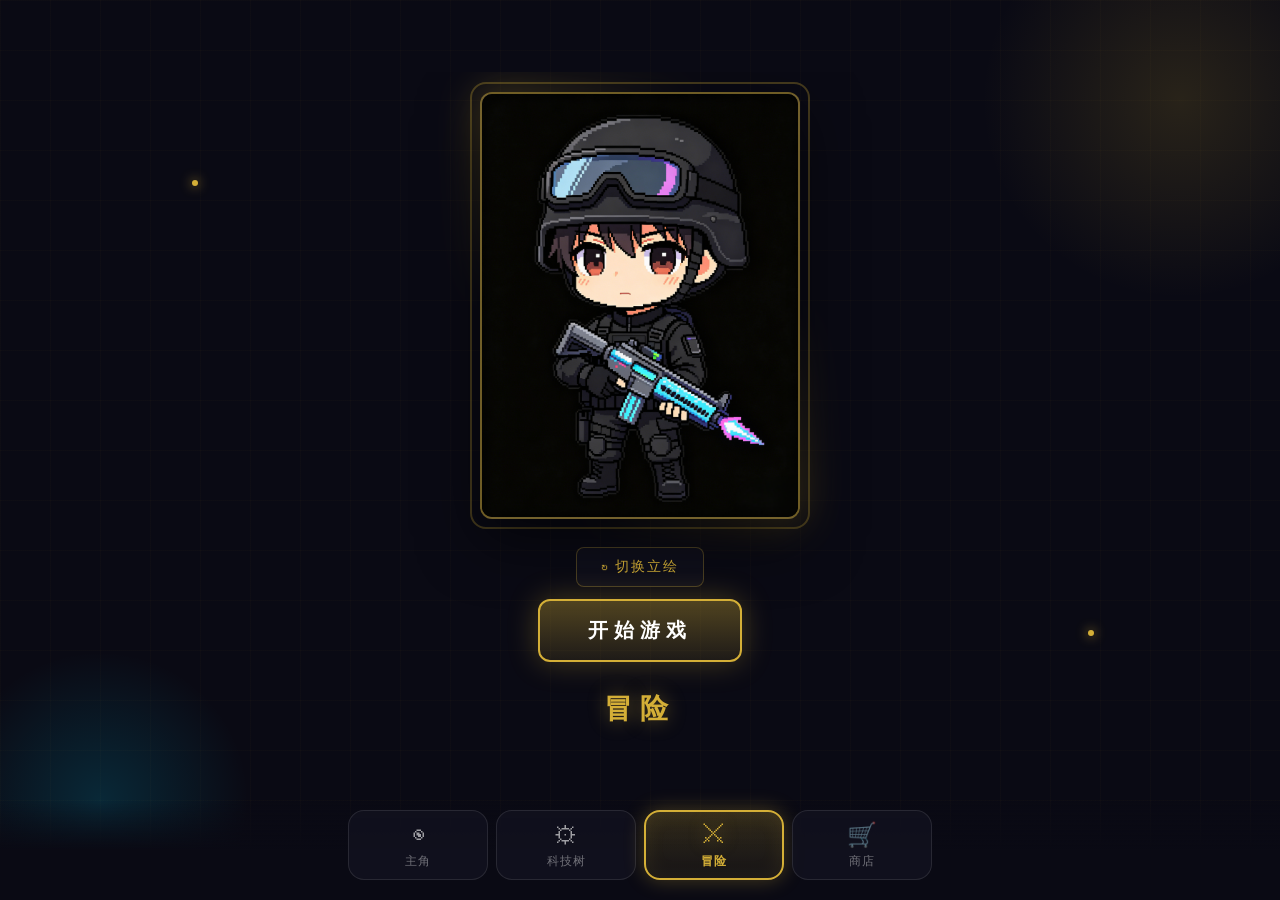
<file: index.html>
<!DOCTYPE html>
<html lang="zh-CN">
<head>
<meta charset="UTF-8">
<meta name="viewport" content="width=device-width, initial-scale=1.0, user-scalable=no">
<title>冒险射击</title>
<link rel="stylesheet" href="css/style.css">
<link rel="stylesheet" href="css/homepage.css">
</head>
<body>

<!-- ============ 主页容器（默认显示） ============ -->
<div id="homepage-root">
  <!-- 背景层 -->
  <div class="hp-bg-layer">
    <div class="hp-bg-grid"></div>
    <div class="hp-bg-glow" style="width:400px;height:400px;background:radial-gradient(circle,#d4af37 0%,transparent 70%);top:-100px;right:-100px;"></div>
    <div class="hp-bg-glow" style="width:300px;height:300px;background:radial-gradient(circle,#00d4ff 0%,transparent 70%);bottom:-50px;left:-50px;animation-delay:-4s;"></div>
    <div class="hp-particles"></div>
  </div>

  <!-- ============ 页面：冒险（默认显示） ============ -->
  <div class="hp-pages">
    <div class="hp-page active" data-page="adventure">
      <div class="hp-portrait-frame">
        <div class="hp-portrait-inner">
          <img class="hp-portrait-img" src="pic/初始角色.png" alt="立绘">
          <div class="hp-portrait-placeholder" style="display:none;position:absolute;inset:0;flex-direction:column;align-items:center;justify-content:center;color:rgba(255,255,255,0.3);gap:12px;">
            <div style="font-size:48px;letter-spacing:4px;">?</div>
            <div style="font-size:12px;letter-spacing:2px;">暂无立绘</div>
          </div>
        </div>
      </div>
      <div style="display:flex;flex-direction:column;gap:12px;align-items:center;margin-top:8px;">
        <button class="hp-portrait-switch" onclick="Homepage._switchPortrait && Homepage._switchPortrait()">↻ 切换立绘</button>
        <button class="hp-start-btn" onclick="Homepage._startGame && Homepage._startGame()">开始游戏</button>
      </div>
      <div class="hp-page-title">冒险</div>
    </div>

    <!-- ============ 页面：主角（角色选择） ============ -->
    <div class="hp-page" data-page="hero">
      <div class="hp-hero-title">选择你的干员</div>
      <div class="hp-hero-subtitle">每位干员拥有独特属性与专属主动技能</div>

      <div id="hpHeroCards" class="hp-hero-cards"></div>

      <div id="hpHeroDetail" class="hp-hero-detail">
        <!-- 由 homepage.js 动态渲染 -->
      </div>

      <button id="hpHeroConfirmBtn" class="hp-hero-confirm">确认选择 / 返回冒险</button>
      <div class="hp-page-title">主角</div>
    </div>

    <!-- ============ 页面：科技树（占位） ============ -->
    <div class="hp-page" data-page="tech">
      <div style="display:flex;flex-direction:column;align-items:center;gap:16px;animation:hpDevFloat 3s ease-in-out infinite;">
        <div style="font-size:36px;color:rgba(255,255,255,0.6);letter-spacing:8px;">开发中</div>
        <div style="font-size:14px;color:rgba(255,255,255,0.35);letter-spacing:4px;">敬请期待</div>
      </div>
      <div class="hp-page-title">科技树</div>
    </div>

    <!-- ============ 页面：商店（占位） ============ -->
    <div class="hp-page" data-page="shop">
      <div style="display:flex;flex-direction:column;align-items:center;gap:16px;animation:hpDevFloat 3s ease-in-out infinite;">
        <div style="font-size:36px;color:rgba(255,255,255,0.6);letter-spacing:8px;">开发中</div>
        <div style="font-size:14px;color:rgba(255,255,255,0.35);letter-spacing:4px;">敬请期待</div>
      </div>
      <div class="hp-page-title">商店</div>
    </div>
  </div>

  <!-- ============ 底部导航 ============ -->
  <nav class="hp-bottom-nav" style="display:flex;position:fixed;bottom:0;left:0;right:0;height:100px;background:linear-gradient(180deg,transparent 0%,#0a0a14 50%);padding:15px 16px 20px;align-items:flex-end;justify-content:center;gap:8px;z-index:100;">
    <button class="hp-nav-btn" data-page="hero" style="flex:1;max-width:140px;height:70px;background:rgba(18,18,31,0.85);border:1px solid rgba(255,255,255,0.1);border-radius:16px;display:flex;flex-direction:column;align-items:center;justify-content:center;gap:4px;cursor:pointer;transition:all 0.3s;color:inherit;font-family:inherit;">
      <span style="font-size:24px;color:rgba(255,255,255,0.6);">◉</span>
      <span style="font-size:12px;color:rgba(255,255,255,0.4);letter-spacing:1px;">主角</span>
    </button>
    <button class="hp-nav-btn" data-page="tech" style="flex:1;max-width:140px;height:70px;background:rgba(18,18,31,0.85);border:1px solid rgba(255,255,255,0.1);border-radius:16px;display:flex;flex-direction:column;align-items:center;justify-content:center;gap:4px;cursor:pointer;transition:all 0.3s;color:inherit;font-family:inherit;">
      <span style="font-size:24px;color:rgba(255,255,255,0.6);">⚙</span>
      <span style="font-size:12px;color:rgba(255,255,255,0.4);letter-spacing:1px;">科技树</span>
    </button>
    <button class="hp-nav-btn active" data-page="adventure" style="flex:1;max-width:140px;height:70px;background:linear-gradient(180deg,rgba(212,175,55,0.2) 0%,rgba(212,175,55,0.05) 100%);border:2px solid #d4af37;border-radius:16px;display:flex;flex-direction:column;align-items:center;justify-content:center;gap:4px;cursor:pointer;transition:all 0.3s;color:inherit;font-family:inherit;box-shadow:0 0 20px rgba(212,175,55,0.3),inset 0 0 20px rgba(212,175,55,0.1);">
      <span style="font-size:24px;color:#d4af37;filter:drop-shadow(0 0 8px rgba(212,175,55,0.5));">⚔</span>
      <span style="font-size:12px;color:#d4af37;font-weight:700;letter-spacing:1px;">冒险</span>
    </button>
    <button class="hp-nav-btn" data-page="shop" style="flex:1;max-width:140px;height:70px;background:rgba(18,18,31,0.85);border:1px solid rgba(255,255,255,0.1);border-radius:16px;display:flex;flex-direction:column;align-items:center;justify-content:center;gap:4px;cursor:pointer;transition:all 0.3s;color:inherit;font-family:inherit;">
      <span style="font-size:24px;color:rgba(255,255,255,0.6);">🛒</span>
      <span style="font-size:12px;color:rgba(255,255,255,0.4);letter-spacing:1px;">商店</span>
    </button>
  </nav>
</div>

<!-- ============ 游戏容器（默认隐藏，点击开始游戏后显示） ============ -->
<div id="game-root" style="display:none;position:fixed;inset:0;">
  <canvas id="gameCanvas"></canvas>
  <canvas id="minimap"></canvas>
  <div id="wheel" class="hidden">
    <div id="wheelKnob"></div>
  </div>
</div>

<!-- ============ 游戏 JS ============ -->
<!-- logger.js 必须最先加载 —— 其他模块通过 window.LOG() 记录日志 -->
<script src="js/logger.js"></script>
<script src="js/constants.js"></script>
<script src="js/walls.js"></script>
<script src="js/player.js"></script>
<script src="js/enemy.js"></script>
<script src="js/bullet.js"></script>
<script src="js/xp_orb.js"></script>
<script src="js/input.js"></script>
<script src="js/minimap.js"></script>
<script src="js/renderer.js"></script>
<script src="js/effects.js"></script>
<script src="js/combat.js"></script>
<script src="js/active_skill.js"></script>
<script src="js/map_data.js"></script>
<script src="js/ui.js"></script>
<script src="js/dev_panel.js"></script>
<script src="js/game_core.js"></script>

<!-- ============ 主页 JS（最后加载，注册导航事件） ============ -->
<script src="js/homepage.js"></script>

<script>
  // 主页初始化：底部导航点击切换页面
  (function () {
    const btns = document.querySelectorAll('#homepage-root .hp-nav-btn');
    btns.forEach((btn) => {
      btn.addEventListener('click', () => {
        btns.forEach((b) => {
          b.classList.remove('active');
          // 重置为非激活样式
          b.style.background = 'rgba(18,18,31,0.85)';
          b.style.border = '1px solid rgba(255,255,255,0.1)';
          b.style.boxShadow = 'none';
          const icon = b.querySelector('span:first-child');
          if (icon) { icon.style.color = 'rgba(255,255,255,0.6)'; icon.style.filter = 'none'; }
          const label = b.querySelector('span:nth-child(2)');
          if (label) { label.style.color = 'rgba(255,255,255,0.4)'; label.style.fontWeight = 'normal'; }
        });
        // 激活当前按钮
        btn.classList.add('active');
        btn.style.background = 'linear-gradient(180deg,rgba(212,175,55,0.2) 0%,rgba(212,175,55,0.05) 100%)';
        btn.style.border = '2px solid #d4af37';
        btn.style.boxShadow = '0 0 20px rgba(212,175,55,0.3),inset 0 0 20px rgba(212,175,55,0.1)';
        const icon = btn.querySelector('span:first-child');
        if (icon) { icon.style.color = '#d4af37'; icon.style.filter = 'drop-shadow(0 0 8px rgba(212,175,55,0.5))'; }
        const label = btn.querySelector('span:nth-child(2)');
        if (label) { label.style.color = '#d4af37'; label.style.fontWeight = '700'; }

        // 切换页面内容
        const pages = document.querySelectorAll('#homepage-root .hp-page');
        pages.forEach((p) => {
          p.classList.remove('active');
        });
        const target = document.querySelector('#homepage-root .hp-page[data-page="' + btn.dataset.page + '"]');
        if (target) target.classList.add('active');
      });
    });

    // 立绘：基于当前选中角色动态切换
    let portraitIdx = 0;

    window.Homepage = window.Homepage || {};

    window.Homepage._switchPortrait = function () {
      if (window.LOG) window.LOG('homepage: 切换立绘');
      try {
        // 读当前角色 id
        let heroId = localStorage.getItem('hero_selected_id') || 'echo01';
        if (typeof HERO_POOL !== 'undefined' && HERO_POOL[heroId]) {
          const hero = HERO_POOL[heroId];
          // portrait 可以是字符串 或 字符串数组
          let portraits = hero.portrait;
          if (Array.isArray(portraits) && portraits.length > 1) {
            portraitIdx = (portraitIdx + 1) % portraits.length;
            const img = document.querySelector('#homepage-root .hp-portrait-img');
            const placeholder = document.querySelector('#homepage-root .hp-portrait-placeholder');
            if (img) {
              if (placeholder) placeholder.style.display = 'none';
              img.style.display = 'block';
              img.style.opacity = '0';
              setTimeout(function () {
                img.src = portraits[portraitIdx];
                img.style.opacity = '1';
              }, 150);
            }
          } else if (typeof portraits === 'string' && portraits) {
            // 单图 → 不切换（只有一张立绘）
            if (window.LOG) window.LOG('homepage: 角色 [' + heroId + '] 只有一张立绘，不切换');
          } else {
            // 无立绘
            const img = document.querySelector('#homepage-root .hp-portrait-img');
            const placeholder = document.querySelector('#homepage-root .hp-portrait-placeholder');
            if (img) img.style.display = 'none';
            if (placeholder) placeholder.style.display = 'flex';
            if (window.LOG) window.LOG('homepage: 角色 [' + heroId + '] 无立绘');
          }
        }
      } catch (e) {
        if (window.LOG_ERROR) window.LOG_ERROR('homepage: 切换立绘失败: ' + e);
      }
    };

    window.Homepage._startGame = function () {
      if (window.LOG) window.LOG('主页: [_startGame] 用户点击开始游戏，打开地图选择');
      if (window.GameUI && typeof window.GameUI.openMapSelection === 'function') {
        window.GameUI.openMapSelection(function (mapData) {
          if (window.LOG) window.LOG('主页: [callback] 收到地图选择回调，mapData=' + (mapData ? 'OK' : 'null'));
          if (mapData) {
            // 存储地图数据 → game_core init 会读取
            window._pendingMapData = mapData;
            if (window.LOG) window.LOG('主页: 收到选中地图 "' + (mapData.name || '未命名') + '" walls=' + ((mapData.walls && mapData.walls.length) || 0));
            if (mapData.world && typeof window.setWorldSize === 'function') {
              window.setWorldSize(mapData.world.width, mapData.world.height, '主页: 用户选中地图 "' + (mapData.name || '未命名') + '"');
            } else if (mapData.world) {
              if (window.LOG_ERROR) window.LOG_ERROR('主页: window.setWorldSize 不可用！');
              // 降级：直接赋值
              WORLD_W = mapData.world.width;
              WORLD_H = mapData.world.height;
              window.WORLD_W = WORLD_W;
              window.WORLD_H = WORLD_H;
            }
            if (mapData.playerSpawn) {
              window._pendingPlayerSpawn = { x: mapData.playerSpawn.x, y: mapData.playerSpawn.y };
              if (window.LOG) window.LOG('主页: 设置玩家出生点 (' + mapData.playerSpawn.x + ', ' + mapData.playerSpawn.y + ')');
            }
          } else {
            if (window.LOG) window.LOG('主页: 用户取消地图选择（点击了返回按钮）');
          }
          // 隐藏主页，显示游戏
          const hp = document.getElementById('homepage-root');
          const gr = document.getElementById('game-root');
          if (hp) hp.style.display = 'none';
          if (gr) gr.style.display = 'block';
          if (window.LOG) window.LOG('主页: DOM 切换完成，homepage-root=none, game-root=block');
          // 启动游戏
          if (window.GameCore && typeof window.GameCore.init === 'function') {
            try {
              if (window.LOG) window.LOG('主页: 调用 GameCore.init()...');
              window.GameCore.init();
              if (window.LOG) window.LOG('主页: GameCore.init() 完成，启动游戏循环');
              window.GameCore.startLoop();
            } catch (err) {
              if (window.LOG_ERROR) window.LOG_ERROR('主页: GameCore.init/startLoop 异常: ' + (err && err.message ? err.message : err));
              console.error('[GameCore] 启动异常:', err);
            }
          } else {
            if (window.LOG_ERROR) window.LOG_ERROR('主页: GameCore.init 不可用！window.GameCore=' + (window.GameCore ? '存在' : 'undefined'));
          }
        });
      } else {
        // 降级：没有地图选择，直接启动默认地图
        if (window.LOG_WARN) window.LOG_WARN('主页: GameUI.openMapSelection 不可用，降级启动默认地图');
        const hp = document.getElementById('homepage-root');
        const gr = document.getElementById('game-root');
        if (hp) hp.style.display = 'none';
        if (gr) gr.style.display = 'block';
        if (window.GameCore && typeof window.GameCore.init === 'function') {
          window.GameCore.init();
          window.GameCore.startLoop();
        }
      }
    };

    // 让 Homepage.show/hide 也能切换 DOM 可见性
    window.Homepage.show = function () {
      // 先停止游戏循环
      if (window.GameCore && typeof window.GameCore.stopLoop === 'function') {
        window.GameCore.stopLoop();
      }
      const hp = document.getElementById('homepage-root');
      const gr = document.getElementById('game-root');
      if (hp) hp.style.display = 'block';
      if (gr) gr.style.display = 'none';
    };

    window.Homepage.hide = function () {
      const hp = document.getElementById('homepage-root');
      const gr = document.getElementById('game-root');
      if (hp) hp.style.display = 'none';
      if (gr) gr.style.display = 'block';
    };
  })();
</script>

</body>
</html>
</file>
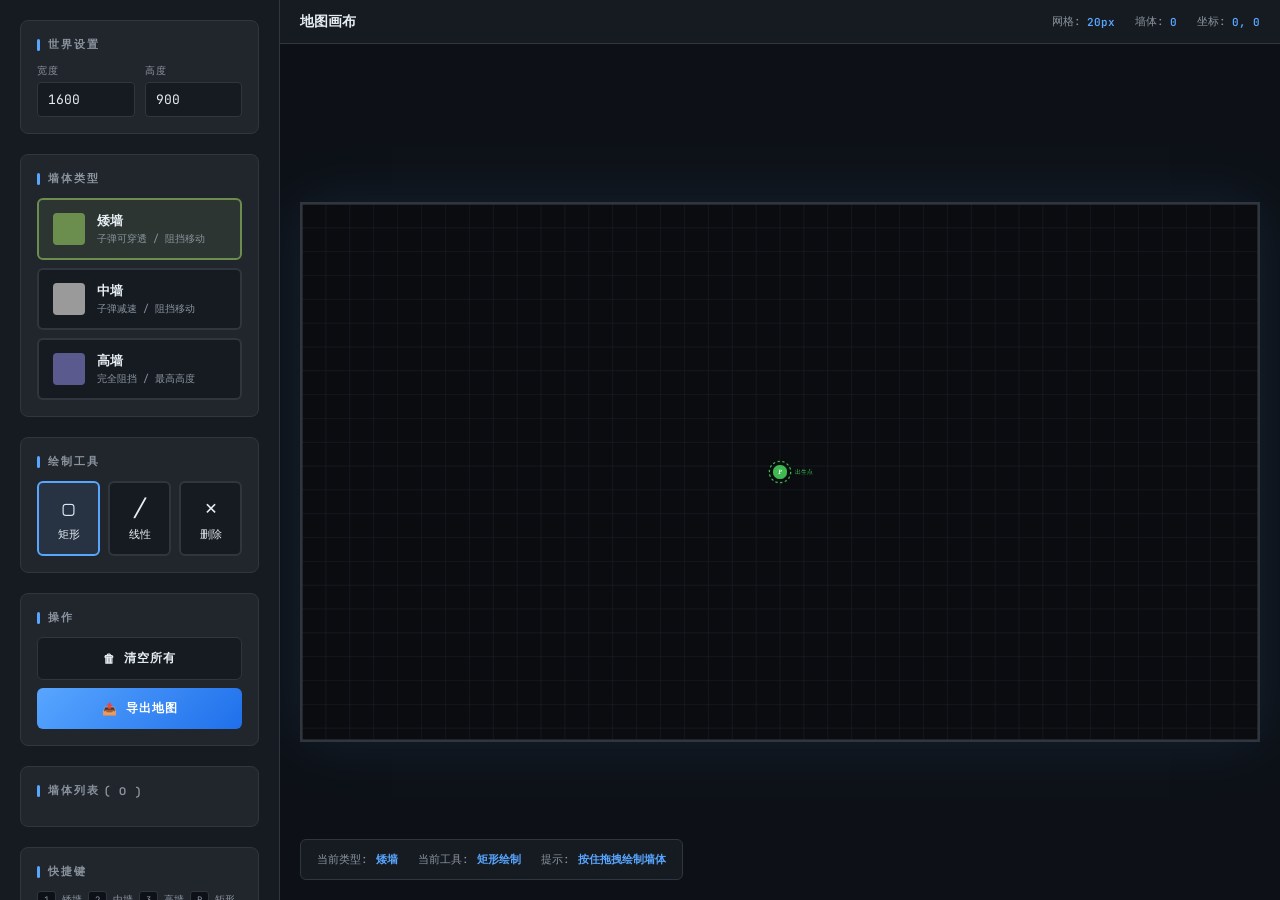
<file: 地图编辑器.html>
<!DOCTYPE html>
<html lang="zh-CN">
<head>
  <meta charset="UTF-8">
  <meta name="viewport" content="width=device-width, initial-scale=1.0">
  <title>地图编辑器 - 墙体设计工具</title>
  <link href="https://fonts.googleapis.com/css2?family=JetBrains+Mono:wght@400;600;700&family=Space+Grotesk:wght@400;600;700&display=swap" rel="stylesheet">
  <style>
    :root {
      --bg-primary: #0d1117;
      --bg-secondary: #161b22;
      --bg-tertiary: #21262d;
      --border: #30363d;
      --text-primary: #e6edf3;
      --text-secondary: #8b949e;
      --accent-cyan: #58a6ff;
      --accent-green: #3fb950;
      --accent-orange: #d29922;
      --accent-red: #f85149;
      --accent-purple: #a371f7;
      --wall-low: #6b8e4e;
      --wall-mid: #9a9a9a;
      --wall-high: #5a5a8e;
    }

    * {
      margin: 0;
      padding: 0;
      box-sizing: border-box;
    }

    body {
      font-family: 'JetBrains Mono', monospace;
      background: var(--bg-primary);
      color: var(--text-primary);
      height: 100vh;
      overflow: hidden;
      background-image: 
        radial-gradient(circle at 20% 50%, rgba(88, 166, 255, 0.03) 0%, transparent 50%),
        radial-gradient(circle at 80% 50%, rgba(163, 113, 247, 0.03) 0%, transparent 50%);
    }

    .app-container {
      display: flex;
      height: 100vh;
    }

    /* 左侧工具栏 */
    .toolbar {
      width: 280px;
      background: var(--bg-secondary);
      border-right: 1px solid var(--border);
      display: flex;
      flex-direction: column;
      padding: 20px;
      gap: 20px;
      overflow-y: auto;
    }

    .toolbar-section {
      background: var(--bg-tertiary);
      border: 1px solid var(--border);
      border-radius: 8px;
      padding: 16px;
    }

    .toolbar-title {
      font-family: 'Space Grotesk', sans-serif;
      font-size: 11px;
      font-weight: 700;
      text-transform: uppercase;
      letter-spacing: 2px;
      color: var(--text-secondary);
      margin-bottom: 12px;
      display: flex;
      align-items: center;
      gap: 8px;
    }

    .toolbar-title::before {
      content: '';
      width: 3px;
      height: 12px;
      background: var(--accent-cyan);
      border-radius: 2px;
    }

    /* 墙体类型选择 */
    .wall-types {
      display: flex;
      flex-direction: column;
      gap: 8px;
    }

    .wall-type-btn {
      display: flex;
      align-items: center;
      gap: 12px;
      padding: 12px 14px;
      background: var(--bg-secondary);
      border: 2px solid var(--border);
      border-radius: 6px;
      cursor: pointer;
      transition: all 0.2s ease;
      color: var(--text-primary);
      font-family: inherit;
      font-size: 13px;
    }

    .wall-type-btn:hover {
      border-color: var(--text-secondary);
      transform: translateX(4px);
    }

    .wall-type-btn.active {
      border-color: var(--accent-cyan);
      background: rgba(88, 166, 255, 0.1);
    }

    .wall-type-btn[data-type="low"].active {
      border-color: var(--wall-low);
      background: rgba(107, 142, 78, 0.15);
    }

    .wall-type-btn[data-type="mid"].active {
      border-color: var(--wall-mid);
      background: rgba(154, 154, 154, 0.15);
    }

    .wall-type-btn[data-type="high"].active {
      border-color: var(--wall-high);
      background: rgba(90, 90, 142, 0.15);
    }

    .wall-preview {
      width: 32px;
      height: 32px;
      border-radius: 4px;
      display: flex;
      align-items: center;
      justify-content: center;
    }

    .wall-preview.low { background: var(--wall-low); }
    .wall-preview.mid { background: var(--wall-mid); }
    .wall-preview.high { background: var(--wall-high); }

    .wall-info {
      flex: 1;
      text-align: left;
    }

    .wall-name {
      font-weight: 600;
      margin-bottom: 2px;
    }

    .wall-desc {
      font-size: 10px;
      color: var(--text-secondary);
    }

    /* 工具选择 */
    .tools {
      display: flex;
      gap: 8px;
    }

    .tool-btn {
      flex: 1;
      padding: 12px 8px;
      background: var(--bg-secondary);
      border: 2px solid var(--border);
      border-radius: 6px;
      cursor: pointer;
      transition: all 0.2s ease;
      color: var(--text-primary);
      font-family: inherit;
      font-size: 11px;
      display: flex;
      flex-direction: column;
      align-items: center;
      gap: 6px;
    }

    .tool-btn:hover {
      border-color: var(--text-secondary);
    }

    .tool-btn.active {
      border-color: var(--accent-cyan);
      background: rgba(88, 166, 255, 0.1);
    }

    .tool-icon {
      font-size: 20px;
    }

    /* 世界设置 */
    .settings-grid {
      display: grid;
      grid-template-columns: 1fr 1fr;
      gap: 10px;
    }

    .setting-item {
      display: flex;
      flex-direction: column;
      gap: 4px;
    }

    .setting-label {
      font-size: 10px;
      color: var(--text-secondary);
      text-transform: uppercase;
      letter-spacing: 1px;
    }

    .setting-input {
      background: var(--bg-secondary);
      border: 1px solid var(--border);
      border-radius: 4px;
      padding: 8px 10px;
      color: var(--text-primary);
      font-family: inherit;
      font-size: 13px;
      width: 100%;
    }

    .setting-input:focus {
      outline: none;
      border-color: var(--accent-cyan);
    }

    /* 操作按钮 */
    .actions {
      display: flex;
      flex-direction: column;
      gap: 8px;
    }

    .action-btn {
      padding: 12px 16px;
      border: none;
      border-radius: 6px;
      cursor: pointer;
      font-family: inherit;
      font-size: 12px;
      font-weight: 600;
      text-transform: uppercase;
      letter-spacing: 1px;
      transition: all 0.2s ease;
      display: flex;
      align-items: center;
      justify-content: center;
      gap: 8px;
    }

    .action-btn.primary {
      background: linear-gradient(135deg, var(--accent-cyan), #1f6feb);
      color: white;
    }

    .action-btn.primary:hover {
      transform: translateY(-2px);
      box-shadow: 0 4px 12px rgba(88, 166, 255, 0.3);
    }

    .action-btn.secondary {
      background: var(--bg-secondary);
      color: var(--text-primary);
      border: 1px solid var(--border);
    }

    .action-btn.secondary:hover {
      border-color: var(--text-secondary);
    }

    .action-btn.danger {
      background: rgba(248, 81, 73, 0.15);
      color: var(--accent-red);
      border: 1px solid var(--accent-red);
    }

    .action-btn.danger:hover {
      background: rgba(248, 81, 73, 0.25);
    }

    /* 墙体列表 */
    .walls-list {
      flex: 1;
      overflow-y: auto;
      max-height: 200px;
    }

    .wall-item {
      display: flex;
      align-items: center;
      gap: 10px;
      padding: 10px 12px;
      background: var(--bg-secondary);
      border: 1px solid var(--border);
      border-radius: 4px;
      margin-bottom: 6px;
      font-size: 11px;
      cursor: pointer;
      transition: all 0.15s ease;
    }

    .wall-item:hover {
      border-color: var(--text-secondary);
    }

    .wall-item.selected {
      border-color: var(--accent-cyan);
    }

    .wall-item-color {
      width: 12px;
      height: 12px;
      border-radius: 2px;
    }

    .wall-item-info {
      flex: 1;
    }

    .wall-item-delete {
      width: 20px;
      height: 20px;
      background: transparent;
      border: none;
      color: var(--text-secondary);
      cursor: pointer;
      font-size: 14px;
      opacity: 0;
      transition: opacity 0.15s;
    }

    .wall-item:hover .wall-item-delete {
      opacity: 1;
    }

    .wall-item-delete:hover {
      color: var(--accent-red);
    }

    /* 主画布区域 */
    .canvas-area {
      flex: 1;
      display: flex;
      flex-direction: column;
      position: relative;
    }

    .canvas-header {
      padding: 12px 20px;
      background: var(--bg-secondary);
      border-bottom: 1px solid var(--border);
      display: flex;
      align-items: center;
      justify-content: space-between;
    }

    .canvas-title {
      font-family: 'Space Grotesk', sans-serif;
      font-size: 14px;
      font-weight: 600;
      color: var(--text-primary);
    }

    .canvas-stats {
      display: flex;
      gap: 20px;
      font-size: 11px;
      color: var(--text-secondary);
    }

    .stat-item {
      display: flex;
      align-items: center;
      gap: 6px;
    }

    .stat-value {
      color: var(--accent-cyan);
      font-weight: 600;
    }

    .canvas-container {
      flex: 1;
      position: relative;
      overflow: hidden;
      background: var(--bg-primary);
    }

    #mapCanvas {
      position: absolute;
      top: 50%;
      left: 50%;
      transform: translate(-50%, -50%);
      background: #0a0c10;
      border: 2px solid var(--border);
      box-shadow: 0 0 60px rgba(88, 166, 255, 0.1);
    }

    /* 网格背景 */
    .grid-overlay {
      position: absolute;
      top: 50%;
      left: 50%;
      transform: translate(-50%, -50%);
      pointer-events: none;
      opacity: 0.3;
    }

    /* 预览信息 */
    .preview-info {
      position: absolute;
      bottom: 20px;
      left: 20px;
      background: var(--bg-secondary);
      border: 1px solid var(--border);
      border-radius: 6px;
      padding: 12px 16px;
      font-size: 11px;
      display: flex;
      gap: 20px;
    }

    .preview-item {
      display: flex;
      align-items: center;
      gap: 8px;
    }

    .preview-label {
      color: var(--text-secondary);
    }

    .preview-value {
      color: var(--accent-cyan);
      font-weight: 600;
    }

    /* 导出弹窗 */
    .modal-overlay {
      position: fixed;
      top: 0;
      left: 0;
      right: 0;
      bottom: 0;
      background: rgba(0, 0, 0, 0.8);
      display: flex;
      align-items: center;
      justify-content: center;
      z-index: 1000;
      opacity: 0;
      pointer-events: none;
      transition: opacity 0.2s ease;
    }

    .modal-overlay.active {
      opacity: 1;
      pointer-events: all;
    }

    .modal {
      background: var(--bg-secondary);
      border: 1px solid var(--border);
      border-radius: 12px;
      width: 90%;
      max-width: 700px;
      max-height: 80vh;
      overflow: hidden;
      transform: scale(0.9);
      transition: transform 0.2s ease;
    }

    .modal-overlay.active .modal {
      transform: scale(1);
    }

    .modal-header {
      padding: 20px;
      border-bottom: 1px solid var(--border);
      display: flex;
      align-items: center;
      justify-content: space-between;
    }

    .modal-title {
      font-family: 'Space Grotesk', sans-serif;
      font-size: 16px;
      font-weight: 600;
    }

    .modal-close {
      width: 32px;
      height: 32px;
      background: transparent;
      border: 1px solid var(--border);
      border-radius: 6px;
      color: var(--text-secondary);
      cursor: pointer;
      font-size: 18px;
      transition: all 0.15s;
    }

    .modal-close:hover {
      background: var(--bg-tertiary);
      color: var(--text-primary);
    }

    .modal-body {
      padding: 20px;
      max-height: 60vh;
      overflow-y: auto;
    }

    .export-tabs {
      display: flex;
      gap: 8px;
      margin-bottom: 16px;
    }

    .export-tab {
      padding: 8px 16px;
      background: var(--bg-tertiary);
      border: 1px solid var(--border);
      border-radius: 4px;
      color: var(--text-secondary);
      cursor: pointer;
      font-family: inherit;
      font-size: 12px;
      transition: all 0.15s;
    }

    .export-tab.active {
      background: var(--accent-cyan);
      border-color: var(--accent-cyan);
      color: white;
    }

    .export-code {
      background: var(--bg-primary);
      border: 1px solid var(--border);
      border-radius: 6px;
      padding: 16px;
      font-family: 'JetBrains Mono', monospace;
      font-size: 11px;
      line-height: 1.6;
      white-space: pre-wrap;
      word-break: break-all;
      max-height: 300px;
      overflow-y: auto;
      color: var(--accent-green);
    }

    .modal-footer {
      padding: 16px 20px;
      border-top: 1px solid var(--border);
      display: flex;
      justify-content: flex-end;
      gap: 10px;
    }

    /* 键盘提示 */
    .shortcuts {
      display: flex;
      flex-wrap: wrap;
      gap: 6px;
    }

    .shortcut {
      display: flex;
      align-items: center;
      gap: 6px;
      font-size: 10px;
      color: var(--text-secondary);
    }

    .key {
      background: var(--bg-primary);
      border: 1px solid var(--border);
      border-radius: 3px;
      padding: 2px 6px;
      font-size: 9px;
    }

    /* 玩家出生点 */
    .spawn-point {
      position: absolute;
      width: 20px;
      height: 20px;
      transform: translate(-50%, -50%);
      cursor: move;
      z-index: 10;
    }

    .spawn-point::before {
      content: '';
      position: absolute;
      top: 50%;
      left: 50%;
      transform: translate(-50%, -50%);
      width: 12px;
      height: 12px;
      background: var(--accent-green);
      border-radius: 50%;
      border: 2px solid white;
      box-shadow: 0 0 10px var(--accent-green);
    }

    .spawn-point::after {
      content: 'P';
      position: absolute;
      top: 50%;
      left: 50%;
      transform: translate(-50%, -50%);
      font-size: 8px;
      font-weight: bold;
      color: white;
    }
  </style>
</head>
<body>
  <div class="app-container">
    <!-- 左侧工具栏 -->
    <div class="toolbar">
      <!-- 世界设置 -->
      <div class="toolbar-section">
        <div class="toolbar-title">世界设置</div>
        <div class="settings-grid">
          <div class="setting-item">
            <label class="setting-label">宽度</label>
            <input type="number" class="setting-input" id="worldWidth" value="1600">
          </div>
          <div class="setting-item">
            <label class="setting-label">高度</label>
            <input type="number" class="setting-input" id="worldHeight" value="900">
          </div>
        </div>
      </div>

      <!-- 墙体类型 -->
      <div class="toolbar-section">
        <div class="toolbar-title">墙体类型</div>
        <div class="wall-types">
          <button class="wall-type-btn active" data-type="low">
            <div class="wall-preview low"></div>
            <div class="wall-info">
              <div class="wall-name">矮墙</div>
              <div class="wall-desc">子弹可穿透 / 阻挡移动</div>
            </div>
          </button>
          <button class="wall-type-btn" data-type="mid">
            <div class="wall-preview mid"></div>
            <div class="wall-info">
              <div class="wall-name">中墙</div>
              <div class="wall-desc">子弹减速 / 阻挡移动</div>
            </div>
          </button>
          <button class="wall-type-btn" data-type="high">
            <div class="wall-preview high"></div>
            <div class="wall-info">
              <div class="wall-name">高墙</div>
              <div class="wall-desc">完全阻挡 / 最高高度</div>
            </div>
          </button>
        </div>
      </div>

      <!-- 绘制工具 -->
      <div class="toolbar-section">
        <div class="toolbar-title">绘制工具</div>
        <div class="tools">
          <button class="tool-btn active" data-tool="rect" title="矩形绘制 (R)">
            <span class="tool-icon">▢</span>
            矩形
          </button>
          <button class="tool-btn" data-tool="line" title="线性绘制 (L)">
            <span class="tool-icon">╱</span>
            线性
          </button>
          <button class="tool-btn" data-tool="erase" title="删除模式 (E)">
            <span class="tool-icon">✕</span>
            删除
          </button>
        </div>
      </div>

      <!-- 操作 -->
      <div class="toolbar-section">
        <div class="toolbar-title">操作</div>
        <div class="actions">
          <button class="action-btn secondary" id="btnClear">
            <span>🗑</span> 清空所有
          </button>
          <button class="action-btn primary" id="btnExport">
            <span>📤</span> 导出地图
          </button>
        </div>
      </div>

      <!-- 墙体列表 -->
      <div class="toolbar-section" style="flex: 1; display: flex; flex-direction: column;">
        <div class="toolbar-title">墙体列表 (<span id="wallCount">0</span>)</div>
        <div class="walls-list" id="wallsList"></div>
      </div>

      <!-- 快捷键 -->
      <div class="toolbar-section">
        <div class="toolbar-title">快捷键</div>
        <div class="shortcuts">
          <div class="shortcut"><span class="key">1</span>矮墙</div>
          <div class="shortcut"><span class="key">2</span>中墙</div>
          <div class="shortcut"><span class="key">3</span>高墙</div>
          <div class="shortcut"><span class="key">R</span>矩形</div>
          <div class="shortcut"><span class="key">L</span>线性</div>
          <div class="shortcut"><span class="key">Del</span>删除</div>
          <div class="shortcut"><span class="key">P</span>玩家位置</div>
        </div>
      </div>
    </div>

    <!-- 主画布区域 -->
    <div class="canvas-area">
      <div class="canvas-header">
        <div class="canvas-title">地图画布</div>
        <div class="canvas-stats">
          <div class="stat-item">
            <span>网格:</span>
            <span class="stat-value" id="gridSize">20px</span>
          </div>
          <div class="stat-item">
            <span>墙体:</span>
            <span class="stat-value" id="totalWalls">0</span>
          </div>
          <div class="stat-item">
            <span>坐标:</span>
            <span class="stat-value" id="mousePos">0, 0</span>
          </div>
        </div>
      </div>
      <div class="canvas-container" id="canvasContainer">
        <canvas id="mapCanvas"></canvas>
      </div>
      <div class="preview-info">
        <div class="preview-item">
          <span class="preview-label">当前类型:</span>
          <span class="preview-value" id="currentType">矮墙</span>
        </div>
        <div class="preview-item">
          <span class="preview-label">当前工具:</span>
          <span class="preview-value" id="currentTool">矩形绘制</span>
        </div>
        <div class="preview-item">
          <span class="preview-label">提示:</span>
          <span class="preview-value" id="hint">按住拖拽绘制墙体</span>
        </div>
      </div>
    </div>
  </div>

  <!-- 导出弹窗 -->
  <div class="modal-overlay" id="exportModal">
    <div class="modal">
      <div class="modal-header">
        <div class="modal-title">导出地图数据</div>
        <button class="modal-close" id="modalClose">×</button>
      </div>
      <div class="modal-body">
        <div class="export-tabs">
          <button class="export-tab active" data-format="json">JSON</button>
          <button class="export-tab" data-format="js">JavaScript</button>
          <button class="export-tab" data-format="lua">Lua</button>
        </div>
        <pre class="export-code" id="exportCode"></pre>
      </div>
      <div class="modal-footer">
        <button class="action-btn secondary" id="btnCopy">
          <span>📋</span> 复制代码
        </button>
        <button class="action-btn primary" id="btnDownload">
          <span>💾</span> 下载文件
        </button>
      </div>
    </div>
  </div>

  <script>
    // ==================== 地图编辑器核心逻辑 ====================
    
    const WALL_COLORS = {
      low: { fill: '#6b8e4e', stroke: '#8ab066', text: 'LOW' },
      mid: { fill: '#9a9a9a', stroke: '#b8b8b8', text: 'MID' },
      high: { fill: '#5a5a8e', stroke: '#7878b8', text: 'HIGH' }
    };

    const WALL_TYPES = {
      low: { name: '矮墙', blocksDirect: false, blocksArcing: false },
      mid: { name: '中墙', blocksDirect: true, blocksArcing: false },
      high: { name: '高墙', blocksDirect: true, blocksArcing: true }
    };

    // 状态
    let walls = [];
    let selectedWallType = 'low';
    let currentTool = 'rect';
    let selectedWallIndex = -1;
    let playerSpawn = { x: 800, y: 450 };
    
    // 绘制状态
    let isDrawing = false;
    let drawStart = { x: 0, y: 0 };
    let currentMouse = { x: 0, y: 0 };
    let isDraggingSpawn = false;

    // Canvas
    const canvas = document.getElementById('mapCanvas');
    const ctx = canvas.getContext('2d');
    const container = document.getElementById('canvasContainer');

    // 世界尺寸
    let worldWidth = 1600;
    let worldHeight = 900;

    // 缩放和偏移
    let scale = 1;
    let offsetX = 0;
    let offsetY = 0;

    // ==================== 初始化 ====================
    
    function init() {
      resizeCanvas();
      setupEventListeners();
      render();
    }

    function resizeCanvas() {
      worldWidth = parseInt(document.getElementById('worldWidth').value) || 1600;
      worldHeight = parseInt(document.getElementById('worldHeight').value) || 900;
      
      canvas.width = worldWidth;
      canvas.height = worldHeight;
      
      // 适应容器
      const containerRect = container.getBoundingClientRect();
      const scaleX = (containerRect.width - 40) / worldWidth;
      const scaleY = (containerRect.height - 40) / worldHeight;
      scale = Math.min(scaleX, scaleY, 1);
      
      canvas.style.width = (worldWidth * scale) + 'px';
      canvas.style.height = (worldHeight * scale) + 'px';
    }

    // ==================== 事件监听 ====================
    
    function setupEventListeners() {
      // 窗口调整
      window.addEventListener('resize', () => {
        resizeCanvas();
        render();
      });

      // 世界尺寸变化
      document.getElementById('worldWidth').addEventListener('change', () => {
        resizeCanvas();
        render();
      });
      document.getElementById('worldHeight').addEventListener('change', () => {
        resizeCanvas();
        render();
      });

      // 墙体类型选择
      document.querySelectorAll('.wall-type-btn').forEach(btn => {
        btn.addEventListener('click', () => {
          document.querySelectorAll('.wall-type-btn').forEach(b => b.classList.remove('active'));
          btn.classList.add('active');
          selectedWallType = btn.dataset.type;
          updatePreviewInfo();
        });
      });

      // 工具选择
      document.querySelectorAll('.tool-btn').forEach(btn => {
        btn.addEventListener('click', () => {
          document.querySelectorAll('.tool-btn').forEach(b => b.classList.remove('active'));
          btn.classList.add('active');
          currentTool = btn.dataset.tool;
          canvas.style.cursor = currentTool === 'erase' ? 'crosshair' : 'crosshair';
          updatePreviewInfo();
        });
      });

      // Canvas鼠标事件
      canvas.addEventListener('mousedown', handleMouseDown);
      canvas.addEventListener('mousemove', handleMouseMove);
      canvas.addEventListener('mouseup', handleMouseUp);
      canvas.addEventListener('mouseleave', handleMouseUp);
      
      // 触摸事件
      canvas.addEventListener('touchstart', handleTouchStart, { passive: false });
      canvas.addEventListener('touchmove', handleTouchMove, { passive: false });
      canvas.addEventListener('touchend', handleTouchEnd);
      canvas.addEventListener('touchcancel', handleTouchEnd);

      // 键盘快捷键
      document.addEventListener('keydown', handleKeyDown);

      // 按钮事件
      document.getElementById('btnClear').addEventListener('click', clearAll);
      document.getElementById('btnExport').addEventListener('click', showExportModal);
      document.getElementById('modalClose').addEventListener('click', hideExportModal);
      document.getElementById('btnCopy').addEventListener('click', copyToClipboard);
      document.getElementById('btnDownload').addEventListener('click', downloadFile);
      
      // 导出格式切换
      document.querySelectorAll('.export-tab').forEach(tab => {
        tab.addEventListener('click', () => {
          document.querySelectorAll('.export-tab').forEach(t => t.classList.remove('active'));
          tab.classList.add('active');
          updateExportCode(tab.dataset.format);
        });
      });

      // 点击模态框外部关闭
      document.getElementById('exportModal').addEventListener('click', (e) => {
        if (e.target.id === 'exportModal') hideExportModal();
      });
    }

    // ==================== 鼠标/触摸处理 ====================
    
    function getCanvasPos(e) {
      const rect = canvas.getBoundingClientRect();
      return {
        x: (e.clientX - rect.left) / scale,
        y: (e.clientY - rect.top) / scale
      };
    }

    function handleMouseDown(e) {
      const pos = getCanvasPos(e);
      currentMouse = pos;
      
      // 检查是否点击玩家出生点
      const spawnDist = Math.hypot(pos.x - playerSpawn.x, pos.y - playerSpawn.y);
      if (spawnDist < 20) {
        isDraggingSpawn = true;
        return;
      }
      
      // 检查是否点击删除墙体
      if (currentTool === 'erase') {
        const idx = getWallAtPos(pos.x, pos.y);
        if (idx !== -1) {
          walls.splice(idx, 1);
          updateWallsList();
          render();
        }
        return;
      }
      
      // 检查是否选中墙体
      const idx = getWallAtPos(pos.x, pos.y);
      if (idx !== -1 && currentTool !== 'erase') {
        selectedWallIndex = idx;
        // 显示选中状态
        document.querySelectorAll('.wall-item').forEach((item, i) => {
          item.classList.toggle('selected', i === idx);
        });
        render();
        return;
      }
      
      // 开始绘制
      isDrawing = true;
      drawStart = { ...pos };
      selectedWallIndex = -1;
    }

    function handleMouseMove(e) {
      const pos = getCanvasPos(e);
      currentMouse = pos;
      
      // 更新坐标显示
      document.getElementById('mousePos').textContent = `${Math.round(pos.x)}, ${Math.round(pos.y)}`;
      
      if (isDraggingSpawn) {
        playerSpawn = { x: Math.max(20, Math.min(worldWidth - 20, pos.x)), y: Math.max(20, Math.min(worldHeight - 20, pos.y)) };
        render();
        return;
      }
      
      if (isDrawing) {
        render();
        drawPreview();
      }
    }

    function handleMouseUp(e) {
      if (isDraggingSpawn) {
        isDraggingSpawn = false;
        return;
      }
      
      if (isDrawing) {
        const pos = getCanvasPos(e);
        finishDrawing(pos);
      }
      isDrawing = false;
    }

    function handleTouchStart(e) {
      e.preventDefault();
      const touch = e.touches[0];
      handleMouseDown({ clientX: touch.clientX, clientY: touch.clientY });
    }

    function handleTouchMove(e) {
      e.preventDefault();
      const touch = e.touches[0];
      handleMouseMove({ clientX: touch.clientX, clientY: touch.clientY });
    }

    function handleTouchEnd(e) {
      if (e.changedTouches.length > 0) {
        const touch = e.changedTouches[0];
        handleMouseUp({ clientX: touch.clientX, clientY: touch.clientY });
      }
    }

    // ==================== 绘制逻辑 ====================
    
    function finishDrawing(endPos) {
      const x1 = Math.min(drawStart.x, endPos.x);
      const y1 = Math.min(drawStart.y, endPos.y);
      const x2 = Math.max(drawStart.x, endPos.x);
      const y2 = Math.max(drawStart.y, endPos.y);
      
      const width = x2 - x1;
      const height = y2 - y1;
      
      // 忽略太小的绘制
      if (width < 10 && height < 10) {
        render();
        return;
      }
      
      // 根据工具类型创建墙体
      if (currentTool === 'rect') {
        walls.push({
          x: x1,
          y: y1,
          w: width,
          h: height,
          type: selectedWallType
        });
      } else if (currentTool === 'line') {
        // 线性墙体转换为细长矩形
        const thickness = 30;
        const dx = x2 - x1;
        const dy = y2 - y1;
        const length = Math.hypot(dx, dy);
        
        if (length > 10) {
          const angle = Math.atan2(dy, dx);
          const perpAngle = angle + Math.PI / 2;
          
          // 计算线段矩形边界
          const perpX = (Math.cos(perpAngle) * thickness) / 2;
          const perpY = (Math.sin(perpAngle) * thickness) / 2;
          
          walls.push({
            x: x1 - perpX,
            y: y1 - perpY,
            w: dx + perpX * 2,
            h: dy + perpY * 2,
            type: selectedWallType,
            isLine: true,
            x1: x1, y1: y1, x2: x2, y2: y2,
            thickness: thickness
          });
        }
      }
      
      updateWallsList();
      render();
    }

    function drawPreview() {
      ctx.save();
      
      const x1 = Math.min(drawStart.x, currentMouse.x);
      const y1 = Math.min(drawStart.y, currentMouse.y);
      const x2 = Math.max(drawStart.x, currentMouse.x);
      const y2 = Math.max(drawStart.y, currentMouse.y);
      
      const colors = WALL_COLORS[selectedWallType];
      
      ctx.fillStyle = colors.fill + '80';
      ctx.strokeStyle = colors.stroke;
      ctx.lineWidth = 2;
      ctx.setLineDash([5, 5]);
      
      if (currentTool === 'line') {
        // 绘制线性预览
        ctx.beginPath();
        ctx.moveTo(drawStart.x, drawStart.y);
        ctx.lineTo(currentMouse.x, currentMouse.y);
        ctx.lineWidth = 30;
        ctx.strokeStyle = colors.fill + '60';
        ctx.stroke();
        
        // 端点标记
        ctx.setLineDash([]);
        ctx.beginPath();
        ctx.arc(drawStart.x, drawStart.y, 8, 0, Math.PI * 2);
        ctx.arc(currentMouse.x, currentMouse.y, 8, 0, Math.PI * 2);
        ctx.fillStyle = colors.fill;
        ctx.fill();
        ctx.strokeStyle = '#fff';
        ctx.lineWidth = 2;
        ctx.stroke();
      } else {
        ctx.fillRect(x1, y1, x2 - x1, y2 - y1);
        ctx.strokeRect(x1, y1, x2 - x1, y2 - y1);
      }
      
      // 显示尺寸
      ctx.setLineDash([]);
      ctx.font = '12px JetBrains Mono';
      ctx.fillStyle = '#fff';
      ctx.fillText(`${Math.round(x2 - x1)} × ${Math.round(y2 - y1)}`, x2 + 10, y1 + 12);
      
      ctx.restore();
    }

    // ==================== 渲染 ====================
    
    function render() {
      ctx.clearRect(0, 0, canvas.width, canvas.height);
      
      // 背景
      ctx.fillStyle = '#0a0c10';
      ctx.fillRect(0, 0, canvas.width, canvas.height);
      
      // 网格
      drawGrid();
      
      // 墙体
      walls.forEach((wall, index) => {
        drawWall(wall, index === selectedWallIndex);
      });
      
      // 玩家出生点
      drawSpawnPoint();
      
      // 边界
      ctx.strokeStyle = '#30363d';
      ctx.lineWidth = 2;
      ctx.strokeRect(0, 0, worldWidth, worldHeight);
    }

    function drawGrid() {
      const gridSize = 40;
      ctx.strokeStyle = '#1a1f26';
      ctx.lineWidth = 1;
      
      // 垂直线
      for (let x = 0; x <= worldWidth; x += gridSize) {
        ctx.beginPath();
        ctx.moveTo(x, 0);
        ctx.lineTo(x, worldHeight);
        ctx.stroke();
      }
      
      // 水平线
      for (let y = 0; y <= worldHeight; y += gridSize) {
        ctx.beginPath();
        ctx.moveTo(0, y);
        ctx.lineTo(worldWidth, y);
        ctx.stroke();
      }
    }

    function drawWall(wall, selected) {
      const colors = WALL_COLORS[wall.type];
      
      ctx.save();
      
      // 填充
      ctx.fillStyle = colors.fill;
      ctx.fillRect(wall.x, wall.y, wall.w, wall.h);
      
      // 边框
      ctx.strokeStyle = selected ? '#fff' : colors.stroke;
      ctx.lineWidth = selected ? 3 : 2;
      ctx.strokeRect(wall.x, wall.y, wall.w, wall.h);
      
      // 选中高亮
      if (selected) {
        ctx.fillStyle = 'rgba(255, 255, 255, 0.1)';
        ctx.fillRect(wall.x, wall.y, wall.w, wall.h);
      }
      
      // 类型标签
      ctx.font = 'bold 10px JetBrains Mono';
      ctx.fillStyle = '#fff';
      ctx.textAlign = 'center';
      ctx.textBaseline = 'middle';
      
      // 计算中心点
      const centerX = wall.x + wall.w / 2;
      const centerY = wall.y + wall.h / 2;
      
      // 标签背景
      const labelWidth = 36;
      const labelHeight = 14;
      ctx.fillStyle = 'rgba(0, 0, 0, 0.5)';
      ctx.fillRect(centerX - labelWidth/2, centerY - labelHeight/2, labelWidth, labelHeight);
      
      // 标签文字
      ctx.fillStyle = colors.fill;
      ctx.fillText(colors.text, centerX, centerY);
      
      ctx.restore();
    }

    function drawSpawnPoint() {
      ctx.save();
      
      // 外圈
      ctx.beginPath();
      ctx.arc(playerSpawn.x, playerSpawn.y, 18, 0, Math.PI * 2);
      ctx.strokeStyle = '#3fb950';
      ctx.lineWidth = 2;
      ctx.setLineDash([4, 4]);
      ctx.stroke();
      
      // 内圈
      ctx.beginPath();
      ctx.arc(playerSpawn.x, playerSpawn.y, 12, 0, Math.PI * 2);
      ctx.fillStyle = '#3fb950';
      ctx.fill();
      
      // 玩家图标
      ctx.fillStyle = '#fff';
      ctx.font = 'bold 10px JetBrains Mono';
      ctx.textAlign = 'center';
      ctx.textBaseline = 'middle';
      ctx.fillText('P', playerSpawn.x, playerSpawn.y);
      
      // 标签
      ctx.font = '10px JetBrains Mono';
      ctx.fillStyle = '#3fb950';
      ctx.textAlign = 'left';
      ctx.fillText('出生点', playerSpawn.x + 25, playerSpawn.y);
      
      ctx.restore();
    }

    // ==================== 辅助函数 ====================
    
    function getWallAtPos(x, y) {
      for (let i = walls.length - 1; i >= 0; i--) {
        const w = walls[i];
        if (x >= w.x && x <= w.x + w.w && y >= w.y && y <= w.y + w.h) {
          return i;
        }
      }
      return -1;
    }

    function updateWallsList() {
      const list = document.getElementById('wallsList');
      list.innerHTML = '';
      
      walls.forEach((wall, index) => {
        const item = document.createElement('div');
        item.className = 'wall-item' + (index === selectedWallIndex ? ' selected' : '');
        item.innerHTML = `
          <div class="wall-item-color" style="background: ${WALL_COLORS[wall.type].fill}"></div>
          <div class="wall-item-info">
            ${WALL_TYPES[wall.type].name} #${index + 1}<br>
            <small style="color: var(--text-secondary)">${Math.round(wall.w)} × ${Math.round(wall.h)}</small>
          </div>
          <button class="wall-item-delete" data-index="${index}">×</button>
        `;
        
        item.addEventListener('click', (e) => {
          if (!e.target.classList.contains('wall-item-delete')) {
            selectedWallIndex = index;
            document.querySelectorAll('.wall-item').forEach((item, i) => {
              item.classList.toggle('selected', i === index);
            });
            render();
          }
        });
        
        item.querySelector('.wall-item-delete').addEventListener('click', () => {
          walls.splice(index, 1);
          if (selectedWallIndex === index) selectedWallIndex = -1;
          else if (selectedWallIndex > index) selectedWallIndex--;
          updateWallsList();
          render();
        });
        
        list.appendChild(item);
      });
      
      document.getElementById('wallCount').textContent = walls.length;
      document.getElementById('totalWalls').textContent = walls.length;
    }

    function updatePreviewInfo() {
      document.getElementById('currentType').textContent = WALL_TYPES[selectedWallType].name;
      document.getElementById('currentTool').textContent = {
        rect: '矩形绘制',
        line: '线性绘制',
        erase: '删除模式'
      }[currentTool];
      document.getElementById('hint').textContent = {
        rect: '按住拖拽绘制矩形墙体',
        line: '按住拖拽绘制线形墙体',
        erase: '点击墙体即可删除'
      }[currentTool];
    }

    function clearAll() {
      if (confirm('确定要清空所有墙体吗？')) {
        walls = [];
        selectedWallIndex = -1;
        updateWallsList();
        render();
      }
    }

    // ==================== 导出功能 ====================
    
    function showExportModal() {
      document.getElementById('exportModal').classList.add('active');
      updateExportCode('json');
    }

    function hideExportModal() {
      document.getElementById('exportModal').classList.remove('active');
    }

    function updateExportCode(format) {
      const codeEl = document.getElementById('exportCode');
      const data = generateMapData();
      
      switch (format) {
        case 'json':
          codeEl.textContent = JSON.stringify(data, null, 2);
          break;
        case 'js':
          codeEl.textContent = `// 地图数据 - ${new Date().toLocaleDateString()}\nconst MAP_DATA = ${JSON.stringify(data, null, 2)};\n\nexport default MAP_DATA;`;
          break;
        case 'lua':
          codeEl.textContent = generateLuaData(data);
          break;
      }
    }

    function generateMapData() {
      return {
        world: {
          width: worldWidth,
          height: worldHeight
        },
        playerSpawn: playerSpawn,
        walls: walls.map(w => ({
          x: Math.round(w.x),
          y: Math.round(w.y),
          w: Math.round(w.w),
          h: Math.round(w.h),
          type: w.type
        })),
        // 额外导出格式兼容
        wallConstants: {
          WALL_TYPE: { LOW: 'low', MID: 'mid', HIGH: 'high' },
          WALL_COLORS: { low: '#6b8e4e', mid: '#9a9a9a', high: '#5a5a8e' },
          WALL_BLOCKS_DIRECT: { low: false, mid: true, high: true },
          WALL_BLOCKS_ARCING: { low: false, mid: false, high: true }
        }
      };
    }

    function generateLuaData(data) {
      let lua = `-- 地图数据 - ${new Date().toLocaleDateString()}
local MAP_DATA = {
  world = {
    width = ${data.world.width},
    height = ${data.world.height}
  },
  playerSpawn = {
    x = ${Math.round(data.playerSpawn.x)},
    y = ${Math.round(data.playerSpawn.y)}
  },
  walls = {
`;
      
      data.walls.forEach(w => {
        lua += `    { x = ${w.x}, y = ${w.y}, w = ${w.w}, h = ${w.h}, type = "${w.type}" },\n`;
      });
      
      lua += `  }
}

return MAP_DATA`;
      return lua;
    }

    function copyToClipboard() {
      const code = document.getElementById('exportCode').textContent;
      navigator.clipboard.writeText(code).then(() => {
        const btn = document.getElementById('btnCopy');
        const originalText = btn.innerHTML;
        btn.innerHTML = '<span>✓</span> 已复制!';
        setTimeout(() => btn.innerHTML = originalText, 2000);
      });
    }

    function downloadFile() {
      const code = document.getElementById('exportCode').textContent;
      const format = document.querySelector('.export-tab.active').dataset.format;
      const extensions = { json: 'json', js: 'js', lua: 'lua' };
      
      const blob = new Blob([code], { type: 'text/plain' });
      const url = URL.createObjectURL(blob);
      const a = document.createElement('a');
      a.href = url;
      a.download = `map_data.${extensions[format]}`;
      document.body.appendChild(a);
      a.click();
      document.body.removeChild(a);
      URL.revokeObjectURL(url);
    }

    // ==================== 键盘快捷键 ====================
    
    function handleKeyDown(e) {
      // 如果在输入框中不响应
      if (e.target.tagName === 'INPUT') return;
      
      switch (e.key) {
        case '1':
          selectWallType('low');
          break;
        case '2':
          selectWallType('mid');
          break;
        case '3':
          selectWallType('high');
          break;
        case 'r':
        case 'R':
          selectTool('rect');
          break;
        case 'l':
        case 'L':
          selectTool('line');
          break;
        case 'e':
        case 'E':
          selectTool('erase');
          break;
        case 'p':
        case 'P':
          // 移动玩家出生点到中心
          playerSpawn = { x: worldWidth / 2, y: worldHeight / 2 };
          render();
          break;
        case 'Delete':
        case 'Backspace':
          if (selectedWallIndex !== -1) {
            walls.splice(selectedWallIndex, 1);
            selectedWallIndex = -1;
            updateWallsList();
            render();
          }
          break;
        case 'Escape':
          hideExportModal();
          selectedWallIndex = -1;
          render();
          break;
      }
    }

    function selectWallType(type) {
      selectedWallType = type;
      document.querySelectorAll('.wall-type-btn').forEach(btn => {
        btn.classList.toggle('active', btn.dataset.type === type);
      });
      updatePreviewInfo();
    }

    function selectTool(tool) {
      currentTool = tool;
      document.querySelectorAll('.tool-btn').forEach(btn => {
        btn.classList.toggle('active', btn.dataset.tool === tool);
      });
      updatePreviewInfo();
    }

    // ==================== 启动 ====================
    
    init();
  </script>
</body>
</html>
</file>
<file: css/style.css>
*{margin:0;padding:0;box-sizing:border-box;user-select:none;-webkit-user-select:none;-webkit-touch-callout:none;-webkit-tap-highlight-color:transparent}
html,body{width:100%;height:100%;overflow:hidden;background:#1a1a2e;touch-action:none}
#gameCanvas{position:absolute;top:0;left:0;width:100%;height:100%}

#minimap{position:absolute;top:12px;left:12px;width:120px;height:120px;border:2px solid rgba(255,255,255,.5);border-radius:8px;background:rgba(0,0,0,.45);z-index:10}
@media (max-width:599px) {
  #minimap{width:90px;height:90px;top:12px;left:12px}
}
#wheel{position:fixed;bottom:50px;left:50%;transform:translateX(-50%);width:140px;height:140px;border-radius:50%;border:3px solid rgba(255,255,255,.35);background:rgba(255,255,255,.08);z-index:20}
@media (max-width:599px) {
  #wheel{bottom:65px}
}
#wheelKnob{position:absolute;width:50px;height:50px;border-radius:50%;background:rgba(255,255,255,.45);top:50%;left:50%;transform:translate(-50%,-50%);pointer-events:none}
.hidden{display:none!important}

/* ===== 暂停菜单 ===== */
#pauseBtn{position:fixed;top:12px;right:12px;width:46px;height:46px;border-radius:12px;background:rgba(0,0,0,.55);border:2px solid rgba(255,255,255,.35);color:#fff;font-size:18px;cursor:pointer;z-index:300;display:flex;align-items:center;justify-content:center;padding:0;font-family:Arial,sans-serif;line-height:1}
#pauseBtn:active{background:rgba(0,0,0,.75);transform:scale(.95)}
@media (max-width:599px) {
  #pauseBtn{top:12px;right:12px}
}

#pauseMenu{position:fixed;inset:0;background:rgba(0,0,0,.82);z-index:600;display:flex;flex-direction:column;align-items:center;justify-content:center;font-family:Arial,sans-serif;color:#fff;user-select:none}
#pauseMenu .pm-title{font-size:32px;font-weight:bold;color:#f1c40f;text-shadow:0 2px 8px rgba(0,0,0,.6);margin-bottom:10px}
#pauseMenu .pm-sub{font-size:13px;color:#aaa;margin-bottom:30px}
#pauseMenu .pm-stats{background:rgba(26,26,46,.85);border:2px solid rgba(255,255,255,.15);border-radius:12px;padding:16px 22px;margin-bottom:28px;font-size:13px;color:#ddd;line-height:1.8;min-width:260px;text-align:left}
#pauseMenu .pm-stats b{color:#fff;font-weight:bold;margin-right:6px}
#pauseMenu .pm-btn{width:260px;padding:14px 0;margin:6px 0;border-radius:10px;font-size:16px;font-weight:bold;cursor:pointer;transition:all .15s;border:2px solid;text-align:center}
#pauseMenu .pm-btn:hover{transform:translateY(-2px)}
#pauseMenu .pm-btn:active{transform:translateY(0)}
#pauseMenu .pm-resume{background:rgba(46,204,113,.15);border-color:#2ecc71;color:#2ecc71}
#pauseMenu .pm-resume:hover{background:rgba(46,204,113,.3)}
#pauseMenu .pm-restart{background:rgba(231,76,60,.15);border-color:#e74c3c;color:#e74c3c}
#pauseMenu .pm-restart:hover{background:rgba(231,76,60,.3)}
#pauseMenu .pm-debug{background:rgba(241,196,15,.15);border-color:#f1c40f;color:#f1c40f}
#pauseMenu .pm-debug:hover{background:rgba(241,196,15,.3)}
#pauseMenu .pm-map{background:rgba(88,166,255,.15);border-color:#58a6ff;color:#58a6ff}
#pauseMenu .pm-map:hover{background:rgba(88,166,255,.3)}
#pauseMenu .pm-hint{margin-top:20px;font-size:11px;color:#777;text-align:center;line-height:1.6}
</file>
<file: css/homepage.css>
/* ============ 主页样式（与游戏样式隔离） ============ */

#homepage-root {
  position: fixed;
  inset: 0;
  z-index: 1000;
  background: #0a0a14;
  overflow: hidden;
  color: #e0e0e0;
  font-family: -apple-system, BlinkMacSystemFont, "PingFang SC", "Microsoft YaHei", sans-serif;
}

#homepage-root.hidden { display: none; }

/* 背景层 */
.hp-bg-layer {
  position: absolute;
  inset: 0;
  z-index: 0;
  pointer-events: none;
  overflow: hidden;
}

.hp-bg-grid {
  position: absolute;
  inset: 0;
  background-image:
    linear-gradient(rgba(212, 175, 55, 0.03) 1px, transparent 1px),
    linear-gradient(90deg, rgba(212, 175, 55, 0.03) 1px, transparent 1px);
  background-size: 50px 50px;
  animation: hpGridShift 30s linear infinite;
  opacity: 0.8;
}

@keyframes hpGridShift {
  0% { transform: translate(0, 0); }
  100% { transform: translate(50px, 50px); }
}

.hp-bg-glow {
  position: absolute;
  opacity: 0.15;
  animation: hpGlowFloat 8s ease-in-out infinite;
  pointer-events: none;
}

@keyframes hpGlowFloat {
  0%, 100% { transform: scale(1) translate(0, 0); opacity: 0.15; }
  50% { transform: scale(1.2) translate(20px, -20px); opacity: 0.22; }
}

.hp-particles {
  position: absolute;
  inset: 0;
  pointer-events: none;
}

.hp-particles::before,
.hp-particles::after {
  content: '';
  position: absolute;
  width: 6px;
  height: 6px;
  background: #d4af37;
  border-radius: 50%;
  box-shadow: 0 0 12px #d4af37;
  animation: hpParticleFloat 10s linear infinite;
}

.hp-particles::before {
  top: 20%;
  left: 15%;
}

.hp-particles::after {
  top: 70%;
  left: 85%;
  animation-delay: -5s;
}

@keyframes hpParticleFloat {
  0% { transform: translate(0, 0); opacity: 0; }
  10% { opacity: 1; }
  90% { opacity: 1; }
  100% { transform: translate(80px, -150px); opacity: 0; }
}

/* ============ 页面内容容器 ============ */
.hp-pages {
  position: absolute;
  top: 8%;
  bottom: 100px;
  left: 0;
  right: 0;
  display: flex;
  align-items: flex-start;
  justify-content: center;
  padding: 0 16px;
  z-index: 10;
  overflow-y: auto;
  overflow-x: hidden;
}

.hp-pages::-webkit-scrollbar {
  width: 6px;
}

.hp-pages::-webkit-scrollbar-track {
  background: rgba(255, 255, 255, 0.04);
  border-radius: 3px;
}

.hp-pages::-webkit-scrollbar-thumb {
  background: rgba(212, 175, 55, 0.4);
  border-radius: 3px;
}

.hp-pages::-webkit-scrollbar-thumb:hover {
  background: rgba(212, 175, 55, 0.6);
}

.hp-page {
  display: none;
  flex-direction: column;
  align-items: center;
  gap: 20px;
  width: 100%;
  max-width: 820px;
  padding: 20px 0 40px;
  animation: hpPageIn 0.4s ease;
}

.hp-page.active { display: flex; }

@keyframes hpPageIn {
  0% { opacity: 0; transform: translateY(20px); }
  100% { opacity: 1; transform: translateY(0); }
}

@keyframes hpDevFloat {
  0%, 100% { transform: translateY(0); opacity: 0.6; }
  50% { transform: translateY(-8px); opacity: 1; }
}

/* ============ 立绘 ============ */
.hp-portrait-frame {
  position: relative;
  width: min(75vw, 320px);
  aspect-ratio: 3 / 4;
}

.hp-portrait-frame::before {
  content: '';
  position: absolute;
  inset: -10px;
  border: 2px solid rgba(212, 175, 55, 0.3);
  border-radius: 16px;
  animation: hpBorderPulse 3s ease-in-out infinite;
  pointer-events: none;
}

.hp-portrait-frame::after {
  content: '';
  position: absolute;
  inset: -2px;
  background: linear-gradient(135deg, #d4af37 0%, transparent 30%, transparent 70%, #d4af37 100%);
  border-radius: 16px;
  opacity: 0.4;
  z-index: -1;
  filter: blur(20px);
  animation: hpGlowPulse 4s ease-in-out infinite;
}

@keyframes hpBorderPulse {
  0%, 100% { border-color: rgba(212, 175, 55, 0.3); transform: rotate(0deg); }
  50% { border-color: rgba(212, 175, 55, 0.6); transform: rotate(0deg); }
}

@keyframes hpGlowPulse {
  0%, 100% { opacity: 0.3; }
  50% { opacity: 0.6; }
}

.hp-portrait-inner {
  position: relative;
  width: 100%;
  height: 100%;
  background: linear-gradient(180deg, rgba(20, 20, 40, 0.8) 0%, rgba(10, 10, 20, 0.9) 100%);
  border: 2px solid rgba(212, 175, 55, 0.5);
  border-radius: 12px;
  overflow: hidden;
  box-shadow: 0 20px 60px rgba(0, 0, 0, 0.6), inset 0 0 40px rgba(212, 175, 55, 0.1);
}

.hp-portrait-img {
  width: 100%;
  height: 100%;
  object-fit: cover;
  transition: opacity 0.2s ease, transform 0.5s ease;
  opacity: 0.9;
}

.hp-portrait-img:hover {
  opacity: 1;
  transform: scale(1.02);
}

/* ============ 页面标题 ============ */
.hp-page-title {
  font-size: 28px;
  font-weight: 700;
  letter-spacing: 8px;
  color: #d4af37;
  text-shadow: 0 0 20px rgba(212, 175, 55, 0.4);
  margin-top: 8px;
}

/* ============ 切换立绘按钮 ============ */
.hp-portrait-switch {
  padding: 10px 24px;
  background: rgba(18, 18, 31, 0.7);
  border: 1px solid rgba(212, 175, 55, 0.3);
  color: #d4af37;
  font-size: 14px;
  letter-spacing: 2px;
  border-radius: 8px;
  cursor: pointer;
  transition: all 0.2s;
  font-family: inherit;
}

.hp-portrait-switch:hover {
  background: rgba(212, 175, 55, 0.15);
  border-color: #d4af37;
  transform: translateY(-2px);
  box-shadow: 0 4px 12px rgba(212, 175, 55, 0.2);
}

/* ============ 开始游戏按钮 ============ */
.hp-start-btn {
  padding: 16px 48px;
  background: linear-gradient(180deg, rgba(212, 175, 55, 0.35) 0%, rgba(212, 175, 55, 0.1) 100%);
  border: 2px solid #d4af37;
  color: #ffffff;
  font-size: 20px;
  font-weight: 700;
  letter-spacing: 6px;
  border-radius: 12px;
  cursor: pointer;
  box-shadow: 0 0 30px rgba(212, 175, 55, 0.3);
  transition: all 0.2s;
  font-family: inherit;
  position: relative;
  overflow: hidden;
}

.hp-start-btn:hover {
  background: linear-gradient(180deg, rgba(212, 175, 55, 0.5) 0%, rgba(212, 175, 55, 0.15) 100%);
  transform: translateY(-3px);
  box-shadow: 0 6px 30px rgba(212, 175, 55, 0.5);
}

.hp-start-btn:active {
  transform: translateY(-1px);
}

/* 导航按钮高亮样式覆盖 —— 由 inline style 控制 */
/* 游戏默认隐藏状态 */
#game-root { position: fixed; inset: 0; }

/* ============ 主角页（角色选择） ============ */
.hp-hero-title {
  font-size: 28px;
  font-weight: 700;
  color: #d4af37;
  letter-spacing: 4px;
  text-shadow: 0 0 15px rgba(212, 175, 55, 0.35);
  margin-top: 8px;
}

.hp-hero-subtitle {
  font-size: 13px;
  color: rgba(255, 255, 255, 0.5);
  letter-spacing: 2px;
  margin-bottom: 14px;
}

.hp-hero-cards {
  display: flex;
  gap: 12px;
  flex-wrap: nowrap;
  justify-content: flex-start;
  max-width: 100%;
  overflow-x: auto;
  overflow-y: hidden;
  padding: 8px 4px 16px;
  scroll-snap-type: x mandatory;
  -webkit-overflow-scrolling: touch;
}

.hp-hero-cards::-webkit-scrollbar {
  height: 6px;
}

.hp-hero-cards::-webkit-scrollbar-track {
  background: rgba(255, 255, 255, 0.04);
  border-radius: 3px;
}

.hp-hero-cards::-webkit-scrollbar-thumb {
  background: rgba(212, 175, 55, 0.4);
  border-radius: 3px;
}

.hp-hero-cards::-webkit-scrollbar-thumb:hover {
  background: rgba(212, 175, 55, 0.6);
}

.hp-hero-card {
  flex: 0 0 200px;
  scroll-snap-align: center;
  padding: 14px 10px;
  background: rgba(18, 18, 31, 0.75);
  border: 2px solid rgba(255, 255, 255, 0.12);
  border-radius: 14px;
  cursor: pointer;
  transition: all 0.25s ease;
  text-align: center;
  color: inherit;
  position: relative;
}

.hp-hero-card:hover {
  transform: translateY(-4px);
  border-color: rgba(212, 175, 55, 0.5);
  box-shadow: 0 6px 25px rgba(212, 175, 55, 0.15);
}

.hp-hero-card.active {
  border-color: #d4af37;
  background: linear-gradient(180deg, rgba(212, 175, 55, 0.18) 0%, rgba(212, 175, 55, 0.04) 100%);
  box-shadow: 0 0 25px rgba(212, 175, 55, 0.35), inset 0 0 20px rgba(212, 175, 55, 0.15);
}

.hp-hero-card-avatar {
  width: 72px;
  height: 72px;
  border-radius: 50%;
  margin: 0 auto 8px;
  border: 2px solid rgba(212, 175, 55, 0.3);
  display: flex;
  align-items: center;
  justify-content: center;
  font-size: 28px;
  font-weight: bold;
  background: radial-gradient(circle, rgba(52, 152, 219, 0.25) 0%, rgba(26, 26, 46, 0.8) 100%);
  color: #d4af37;
  letter-spacing: 1px;
  box-shadow: inset 0 0 15px rgba(0, 0, 0, 0.4);
}

.hp-hero-card.active .hp-hero-card-avatar {
  border-color: #d4af37;
  box-shadow: 0 0 20px rgba(212, 175, 55, 0.4), inset 0 0 15px rgba(0, 0, 0, 0.4);
}

.hp-hero-card-name {
  font-size: 15px;
  font-weight: bold;
  color: #f1c40f;
  margin-bottom: 4px;
  letter-spacing: 1px;
}

.hp-hero-card-skill {
  font-size: 11px;
  color: #8a5cf0;
  margin-bottom: 8px;
  line-height: 1.5;
}

.hp-hero-card-stats {
  font-size: 11px;
  color: rgba(255, 255, 255, 0.65);
  line-height: 1.6;
  letter-spacing: 0.5px;
}

.hp-hero-detail {
  width: 100%;
  max-width: 720px;
  margin-top: 8px;
  background: rgba(18, 18, 31, 0.8);
  border: 1px solid rgba(212, 175, 55, 0.2);
  border-radius: 14px;
  padding: 16px 20px;
  color: inherit;
  box-shadow: 0 0 30px rgba(212, 175, 55, 0.08);
}

.hp-hero-detail-row {
  display: flex;
  gap: 16px;
  align-items: flex-start;
  flex-wrap: wrap;
}

.hp-hero-detail-portrait {
  width: 110px;
  height: 110px;
  border-radius: 12px;
  background: linear-gradient(135deg, rgba(138, 92, 240, 0.3) 0%, rgba(52, 152, 219, 0.2) 100%);
  border: 2px solid rgba(212, 175, 55, 0.35);
  display: flex;
  align-items: center;
  justify-content: center;
  font-size: 42px;
  font-weight: bold;
  color: #d4af37;
  letter-spacing: 2px;
  flex-shrink: 0;
  box-shadow: inset 0 0 20px rgba(0, 0, 0, 0.3);
}

.hp-hero-detail-info {
  flex: 1;
  min-width: 200px;
}

.hp-hero-detail-name {
  font-size: 22px;
  font-weight: bold;
  color: #f1c40f;
  margin-bottom: 4px;
  letter-spacing: 2px;
}

.hp-hero-detail-desc {
  font-size: 12px;
  color: rgba(255, 255, 255, 0.55);
  margin-bottom: 10px;
  line-height: 1.6;
}

.hp-hero-stats-grid {
  display: grid;
  grid-template-columns: repeat(4, 1fr);
  gap: 6px 10px;
}

.hp-hero-stat-item {
  display: flex;
  justify-content: space-between;
  align-items: center;
  font-size: 11px;
  padding: 3px 6px;
  background: rgba(0, 0, 0, 0.25);
  border-radius: 5px;
}

.hp-hero-stat-label {
  color: rgba(255, 255, 255, 0.45);
  letter-spacing: 0.5px;
}

.hp-hero-stat-value {
  color: #f1c40f;
  font-weight: bold;
}

.hp-hero-skill-card {
  margin-top: 14px;
  padding: 12px 14px;
  background: linear-gradient(135deg, rgba(138, 92, 240, 0.18) 0%, rgba(52, 152, 219, 0.08) 100%);
  border: 1px solid rgba(138, 92, 240, 0.35);
  border-radius: 10px;
}

.hp-hero-skill-title {
  font-size: 15px;
  font-weight: bold;
  color: #bb88ff;
  margin-bottom: 2px;
  letter-spacing: 1px;
  display: flex;
  justify-content: space-between;
  align-items: center;
}

.hp-hero-skill-cd {
  font-size: 11px;
  color: rgba(255, 255, 255, 0.45);
  font-weight: normal;
}

.hp-hero-skill-desc {
  font-size: 12px;
  color: rgba(255, 255, 255, 0.7);
  line-height: 1.7;
}

.hp-hero-passive-card {
  margin-top: 10px;
  padding: 10px 12px;
  background: rgba(231, 76, 60, 0.08);
  border: 1px solid rgba(231, 76, 60, 0.3);
  border-radius: 10px;
}

.hp-hero-passive-title {
  font-size: 13px;
  font-weight: bold;
  color: #ff7777;
  margin-bottom: 4px;
  letter-spacing: 1px;
}

.hp-hero-passive-desc {
  font-size: 11px;
  color: rgba(255, 255, 255, 0.65);
  line-height: 1.6;
}

.hp-hero-confirm {
  margin-top: 14px;
  padding: 12px 40px;
  background: linear-gradient(180deg, rgba(212, 175, 55, 0.35) 0%, rgba(212, 175, 55, 0.08) 100%);
  border: 2px solid #d4af37;
  color: #fff;
  font-size: 16px;
  font-weight: bold;
  letter-spacing: 4px;
  border-radius: 10px;
  cursor: pointer;
  transition: all 0.2s;
  font-family: inherit;
  box-shadow: 0 0 20px rgba(212, 175, 55, 0.25);
}

.hp-hero-confirm:hover {
  background: linear-gradient(180deg, rgba(212, 175, 55, 0.5) 0%, rgba(212, 175, 55, 0.12) 100%);
  transform: translateY(-2px);
  box-shadow: 0 6px 25px rgba(212, 175, 55, 0.4);
}

/* ============ 适配小屏 ============ */
@media (max-width: 600px) {
  .hp-hero-title { font-size: 22px; }
  .hp-hero-subtitle { font-size: 11px; }
  .hp-hero-card { flex: 0 0 160px; min-width: 140px; padding: 10px 6px; }
  .hp-hero-card-avatar { width: 56px; height: 56px; font-size: 22px; }
  .hp-hero-card-name { font-size: 13px; }
  .hp-hero-card-skill { font-size: 10px; }
  .hp-hero-card-stats { font-size: 10px; }
  .hp-hero-detail { padding: 12px; max-width: 100%; }
  .hp-hero-detail-portrait { width: 80px; height: 80px; font-size: 30px; }
  .hp-hero-detail-name { font-size: 18px; }
  .hp-hero-stats-grid { grid-template-columns: repeat(2, 1fr); }
  .hp-hero-confirm { padding: 10px 28px; font-size: 14px; }
}

/* ============ 适配小屏 ============ */
@media (max-width: 480px) {
  .hp-portrait-frame { width: min(85vw, 260px); }
  .hp-start-btn { padding: 14px 32px; font-size: 18px; letter-spacing: 4px; }
  .hp-page-title { font-size: 22px; letter-spacing: 6px; }
}

/* ============ 地图选择界面（主页 "开始游戏" 按钮触发） ============ */
#mapSelectionModal {
  position: fixed;
  inset: 0;
  background: rgba(0, 0, 0, 0.92);
  z-index: 2000;
  display: flex;
  flex-direction: column;
  align-items: center;
  justify-content: center;
  font-family: -apple-system, BlinkMacSystemFont, "PingFang SC", "Microsoft YaHei", sans-serif;
  color: #fff;
  user-select: none;
}

#mapSelectionModal::before {
  content: '';
  position: absolute;
  inset: 0;
  background: radial-gradient(ellipse at center, rgba(212, 175, 55, 0.08) 0%, transparent 60%);
  pointer-events: none;
}

#mapSelectionSub {
  font-size: 13px;
  color: #888;
  margin-bottom: 28px;
  position: relative;
  z-index: 2;
}

#mapSelectionGrid {
  display: flex;
  gap: 16px;
  flex-wrap: wrap;
  justify-content: center;
  max-width: 900px;
  max-height: 60vh;
  overflow-y: auto;
  overflow-x: hidden;
  padding: 10px;
  position: relative;
  z-index: 2;
  /* Firefox 滚动条 */
  scrollbar-width: thin;
  scrollbar-color: #d4af37 #161b22;
}

/* WebKit (Chrome/Safari/Edge) 滚动条样式 */
#mapSelectionGrid::-webkit-scrollbar {
  width: 10px;
  background: transparent;
}

#mapSelectionGrid::-webkit-scrollbar-track {
  background: rgba(22, 27, 34, 0.6);
  border-radius: 10px;
  margin: 4px 0;
}

#mapSelectionGrid::-webkit-scrollbar-thumb {
  background: linear-gradient(180deg, #d4af37 0%, #8b6914 100%);
  border-radius: 10px;
  border: 2px solid transparent;
  background-clip: padding-box;
  transition: background 0.2s ease;
}

#mapSelectionGrid::-webkit-scrollbar-thumb:hover {
  background: linear-gradient(180deg, #e6c850 0%, #a77d1a 100%);
  background-clip: padding-box;
  border: 2px solid transparent;
}

/* 模态框内地图卡片（替代内联样式，确保可点击） */
.map-card {
  width: 280px;
  padding: 12px;
  border: 2px solid #30363d;
  border-radius: 12px;
  background: rgba(26, 26, 46, 0.9);
  cursor: pointer;
  transition: all 0.2s ease;
  text-align: center;
  position: relative;
  z-index: 2;
}

.map-card:hover {
  transform: translateY(-3px);
  border-color: #d4af37;
  box-shadow: 0 4px 20px rgba(212, 175, 55, 0.3);
}

.map-card canvas {
  border-radius: 6px;
  margin-bottom: 10px;
  background: #0a0c10;
  display: block;
  margin-left: auto;
  margin-right: auto;
}

.map-card-name {
  font-size: 14px;
  font-weight: bold;
  color: #e6edf3;
  margin-bottom: 2px;
  pointer-events: none;
}

.map-card-desc {
  font-size: 11px;
  color: #777;
  pointer-events: none;
}

.map-close-btn {
  padding: 12px 28px;
  border: 2px solid #555;
  border-radius: 8px;
  background: rgba(26, 26, 46, 0.85);
  cursor: pointer;
  font-size: 14px;
  color: #aaa;
  transition: all 0.15s ease;
  margin-top: 20px;
  position: relative;
  z-index: 2;
}

.map-close-btn:hover {
  border-color: #888;
  color: #fff;
}

/* 模态框标题 */
.map-modal-title {
  font-size: 28px;
  font-weight: bold;
  color: #d4af37;
  margin-bottom: 8px;
  text-shadow: 0 0 20px rgba(212, 175, 55, 0.3);
  position: relative;
  z-index: 2;
  animation: mapModalFadeIn 0.3s ease;
}

@keyframes mapModalFadeIn {
  0% { opacity: 0; transform: translateY(-10px); }
  100% { opacity: 1; transform: translateY(0); }
}

/* 地图选择界面在移动端适配 */
@media (max-width: 480px) {
  #mapSelectionGrid { max-width: 100%; padding: 10px; }
  .map-card { width: 100%; max-width: 320px; }
  .map-modal-title { font-size: 22px; }
}
</file>
